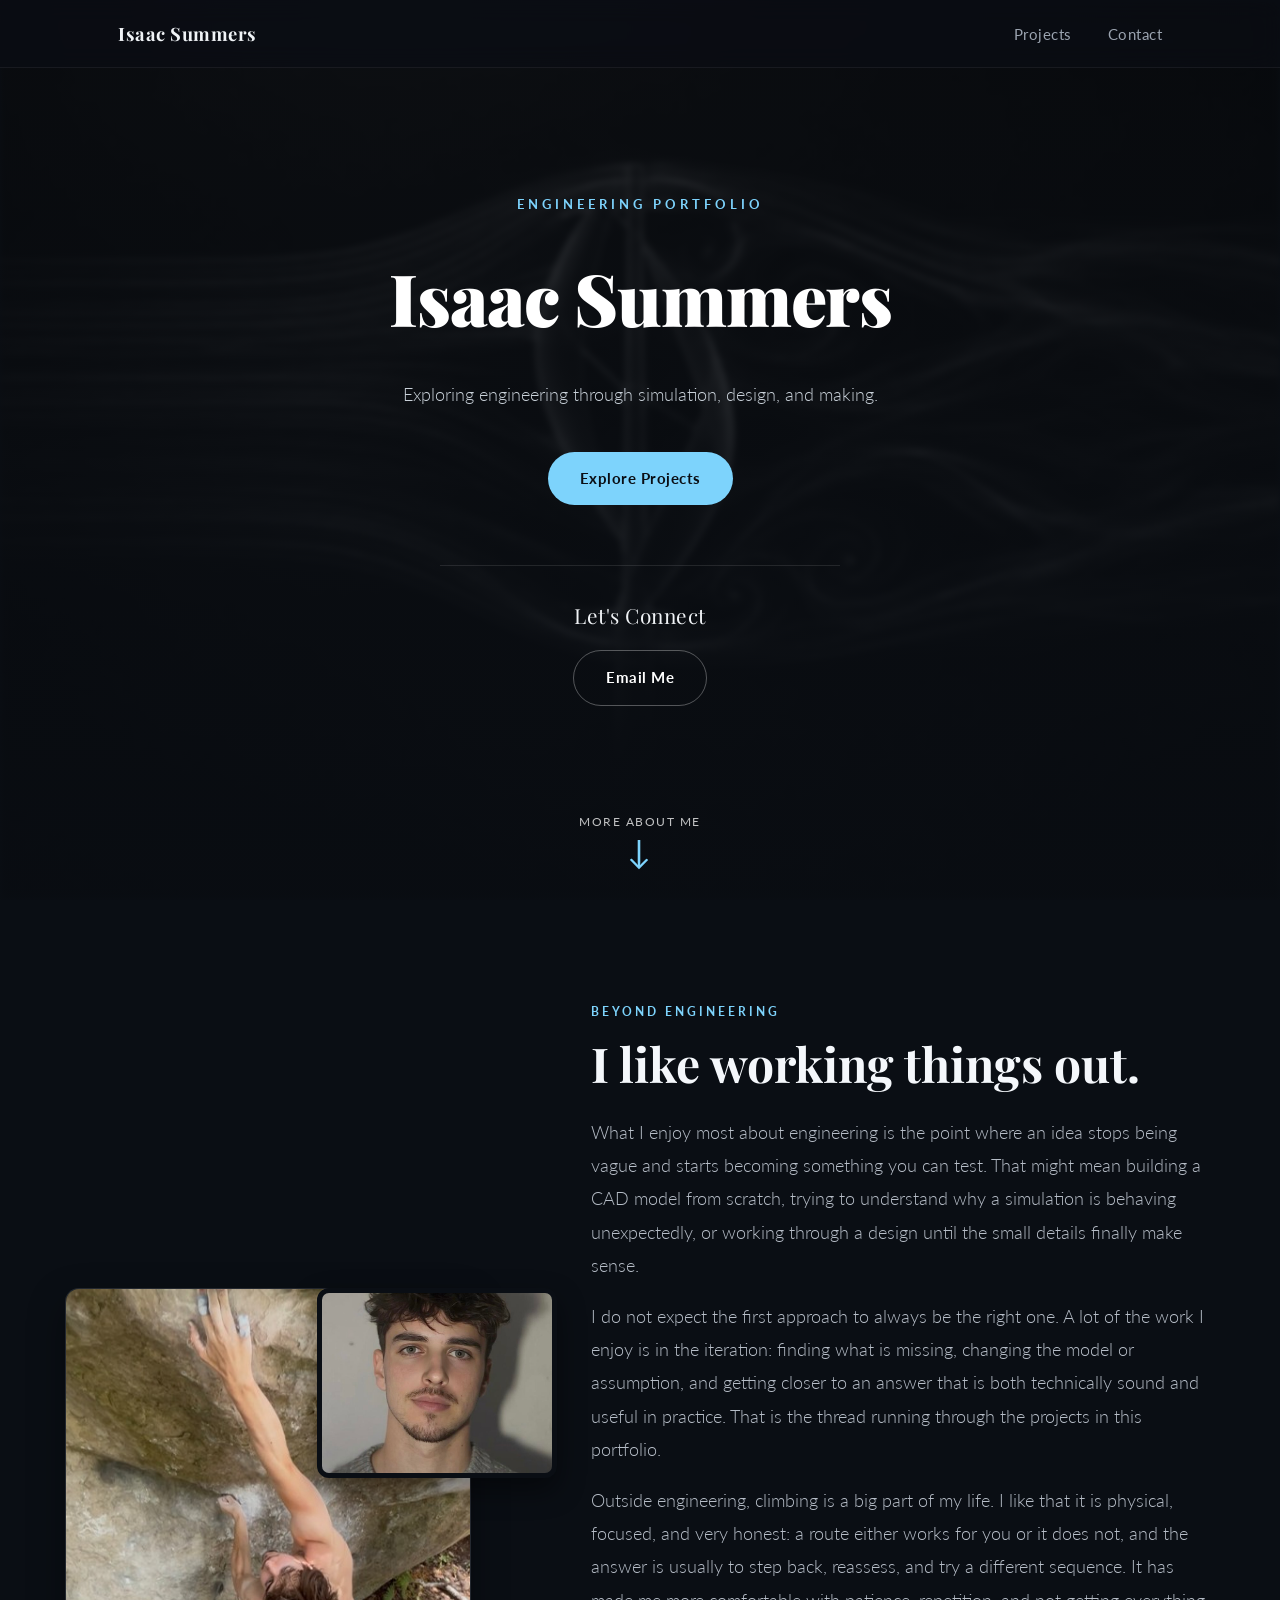
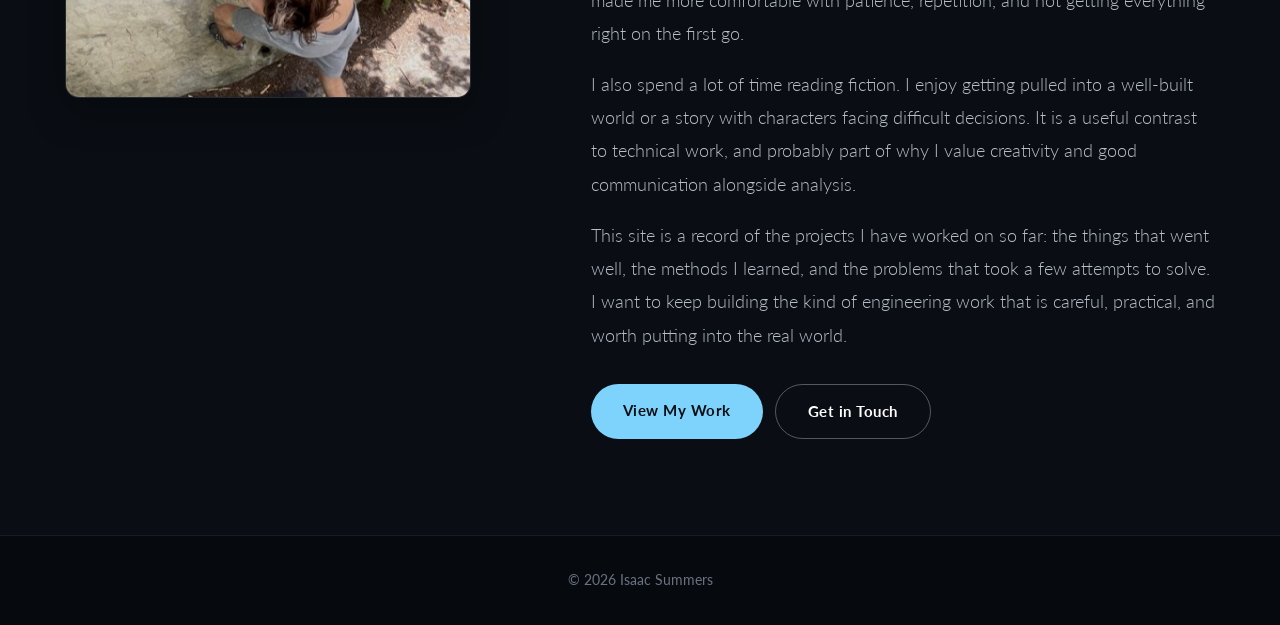
<file: index.html>
<!DOCTYPE html>
<html lang="en">
<head>
<meta charset="UTF-8">
<meta name="viewport" content="width=device-width, initial-scale=1.0">
<title>Isaac Summers | Engineering Portfolio</title>

<link rel="preconnect" href="https://fonts.googleapis.com">
<link href="https://fonts.googleapis.com/css2?family=Lato:wght@300;400;700;900&family=Playfair+Display:wght@700;900&display=swap" rel="stylesheet">

<link rel="stylesheet" href="styles.css">
</head>

<body>

<nav>
  <div class="nav-inner">
    <a href="index.html" class="logo">Isaac Summers</a>

    <div class="nav-links">
      <a href="projects.html">Projects</a>
      <a href="mailto:your.email@example.com">Contact</a>
    </div>
  </div>
</nav>

<header class="hero">
  <div class="hero-overlay"></div>

  <div class="hero-inner">
    <p class="eyebrow">Engineering Portfolio</p>

    <h1>Isaac Summers</h1>

    <p class="tagline">
      Exploring engineering through simulation, design, and making.
    </p>

    <div class="hero-cta">
      <a href="projects.html" class="btn primary">Explore Projects</a>
    </div>

    <div class="hero-contact">
      <p class="contact-line">Let's Connect</p>
      <a href="mailto:your.email@example.com" class="btn ghost">Email Me</a>
    </div>
  </div>

  <a
    href="#about"
    class="hero-scroll"
    aria-label="Scroll down to learn more about Isaac"
  >
    <span>More about me</span>
    <div class="scroll-arrow">↓</div>
  </a>
</header>

<section class="about-section" id="about">
  <div class="about-container">

    <div class="about-image-column">
      <div class="about-image-main">
        <img
          src="assets/about/about-main.jpg"
          alt="Isaac Summers outdoors"
        >
      </div>

      <div class="about-image-secondary">
        <img
          src="assets/about/about-climbing.jpg"
          alt="Isaac Summers climbing"
        >
      </div>
    </div>

    <div class="about-content">
      <p class="eyebrow">Beyond Engineering</p>

      <h2>I like working things out.</h2>

      <p>
        What I enjoy most about engineering is the point where an idea stops being vague
        and starts becoming something you can test. That might mean building a CAD model
        from scratch, trying to understand why a simulation is behaving unexpectedly, or
        working through a design until the small details finally make sense.
      </p>

      <p>
        I do not expect the first approach to always be the right one. A lot of the work I
        enjoy is in the iteration: finding what is missing, changing the model or assumption,
        and getting closer to an answer that is both technically sound and useful in practice.
        That is the thread running through the projects in this portfolio.
      </p>

      <p>
        Outside engineering, climbing is a big part of my life. I like that it is physical,
        focused, and very honest: a route either works for you or it does not, and the answer
        is usually to step back, reassess, and try a different sequence. It has made me more
        comfortable with patience, repetition, and not getting everything right on the first go.
      </p>

      <p>
        I also spend a lot of time reading fiction. I enjoy getting pulled into a well-built
        world or a story with characters facing difficult decisions. It is a useful contrast to
        technical work, and probably part of why I value creativity and good communication
        alongside analysis.
      </p>

      <p>
        This site is a record of the projects I have worked on so far: the things that went
        well, the methods I learned, and the problems that took a few attempts to solve.
        I want to keep building the kind of engineering work that is careful, practical,
        and worth putting into the real world.
      </p>

      <div class="about-links">
        <a href="projects.html" class="btn primary">View My Work</a>
        <a href="mailto:your.email@example.com" class="btn ghost">Get in Touch</a>
      </div>
    </div>

  </div>
</section>

<footer>
  <p>© 2026 Isaac Summers</p>
</footer>

</body>
</html>
</file>
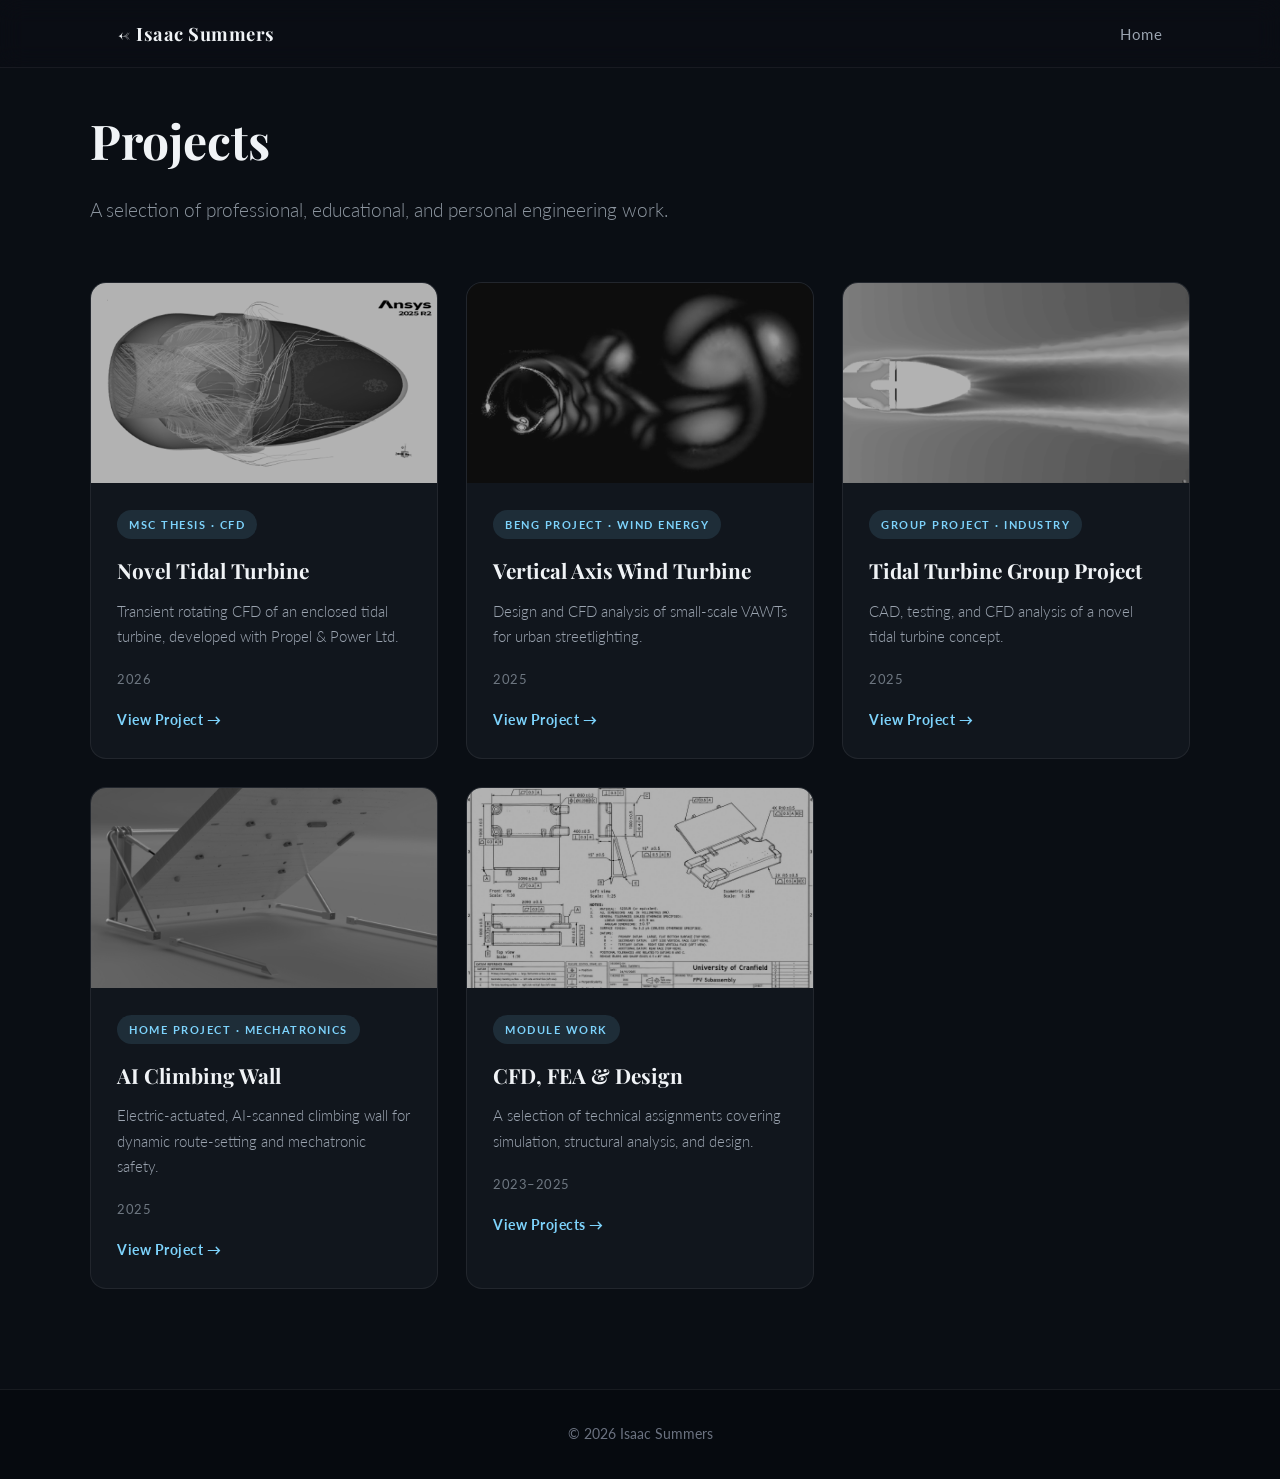
<file: projects.html>
<!DOCTYPE html>
<html lang="en">
<head>
<meta charset="UTF-8">
<meta name="viewport" content="width=device-width, initial-scale=1.0">
<title>Projects | Isaac Summers</title>
<link rel="preconnect" href="https://fonts.googleapis.com">
<link href="https://fonts.googleapis.com/css2?family=Lato:wght@300;400;700;900&family=Playfair+Display:wght@700;900&display=swap" rel="stylesheet">
<link rel="stylesheet" href="styles.css">
</head>
<body>
<nav>
  <div class="nav-inner">
    <a href="index.html" class="logo">← Isaac Summers</a>
    <div class="nav-links"><a href="index.html">Home</a></div>
  </div>
</nav>

<section class="section">
  <div class="container">
    <h1 class="page-title">Projects</h1>
    <p class="page-sub">A selection of professional, educational, and personal engineering work.</p>
    <div class="project-grid">

      <a href="projects/INDI Thesis MSc/tidal.html" class="card">
        <div class="card-img" style="background-image:url('assets/tidal.png')"></div>
        <div class="card-body">
          <div class="card-tag">MSc Thesis · CFD</div>
          <h3>Novel Tidal Turbine</h3>
          <p>Transient rotating CFD of an enclosed tidal turbine, developed with Propel & Power Ltd.</p>
          <div class="card-date">2026</div>
          <span class="card-link">View Project →</span>
        </div>
      </a>

      <a href="./projects/VAWT/vawt.html" class="card">
        <div class="card-img" style="background-image:url('assets/vawt.png')"></div>
        <div class="card-body">
          <div class="card-tag">BEng Project · Wind Energy</div>
          <h3>Vertical Axis Wind Turbine</h3>
          <p>Design and CFD analysis of small-scale VAWTs for urban streetlighting.</p>
          <div class="card-date">2025</div>
          <span class="card-link">View Project →</span>
        </div>
      </a>

      <a href="projects/group/group.html" class="card">
        <div class="card-img" style="background-image:url('assets/group.png')"></div>
        <div class="card-body">
          <div class="card-tag">Group Project · Industry</div>
          <h3>Tidal Turbine Group Project</h3>
          <p>CAD, testing, and CFD analysis of a novel tidal turbine concept.</p>
          <div class="card-date">2025</div>
          <span class="card-link">View Project →</span>
        </div>
      </a>

      <a href="projects/bitboard/bitboard.html" class="card">
        <div class="card-img" style="background-image:url('assets/CAD1.jpg')"></div>
        <div class="card-body">
          <div class="card-tag">Home Project · Mechatronics</div>
          <h3>AI Climbing Wall</h3>
          <p>Electric-actuated, AI-scanned climbing wall for dynamic route-setting and mechatronic safety.</p>
          <div class="card-date">2025</div>
          <span class="card-link">View Project →</span>
        </div>
      </a>

      <a href="projects/modules/modules.html" class="card">
        <div class="card-img" style="background-image:url('assets/fpv-feasibility/fpv-subassembly.jpg')"></div>
        <div class="card-body">
          <div class="card-tag">Module Work</div>
          <h3>CFD, FEA & Design</h3>
          <p>A selection of technical assignments covering simulation, structural analysis, and design.</p>
          <div class="card-date">2023–2025</div>
          <span class="card-link">View Projects →</span>
        </div>
      </a>

    </div>
  </div>
</section>

<footer><p>© 2026 Isaac Summers</p></footer>
</body>
</html>
</file>
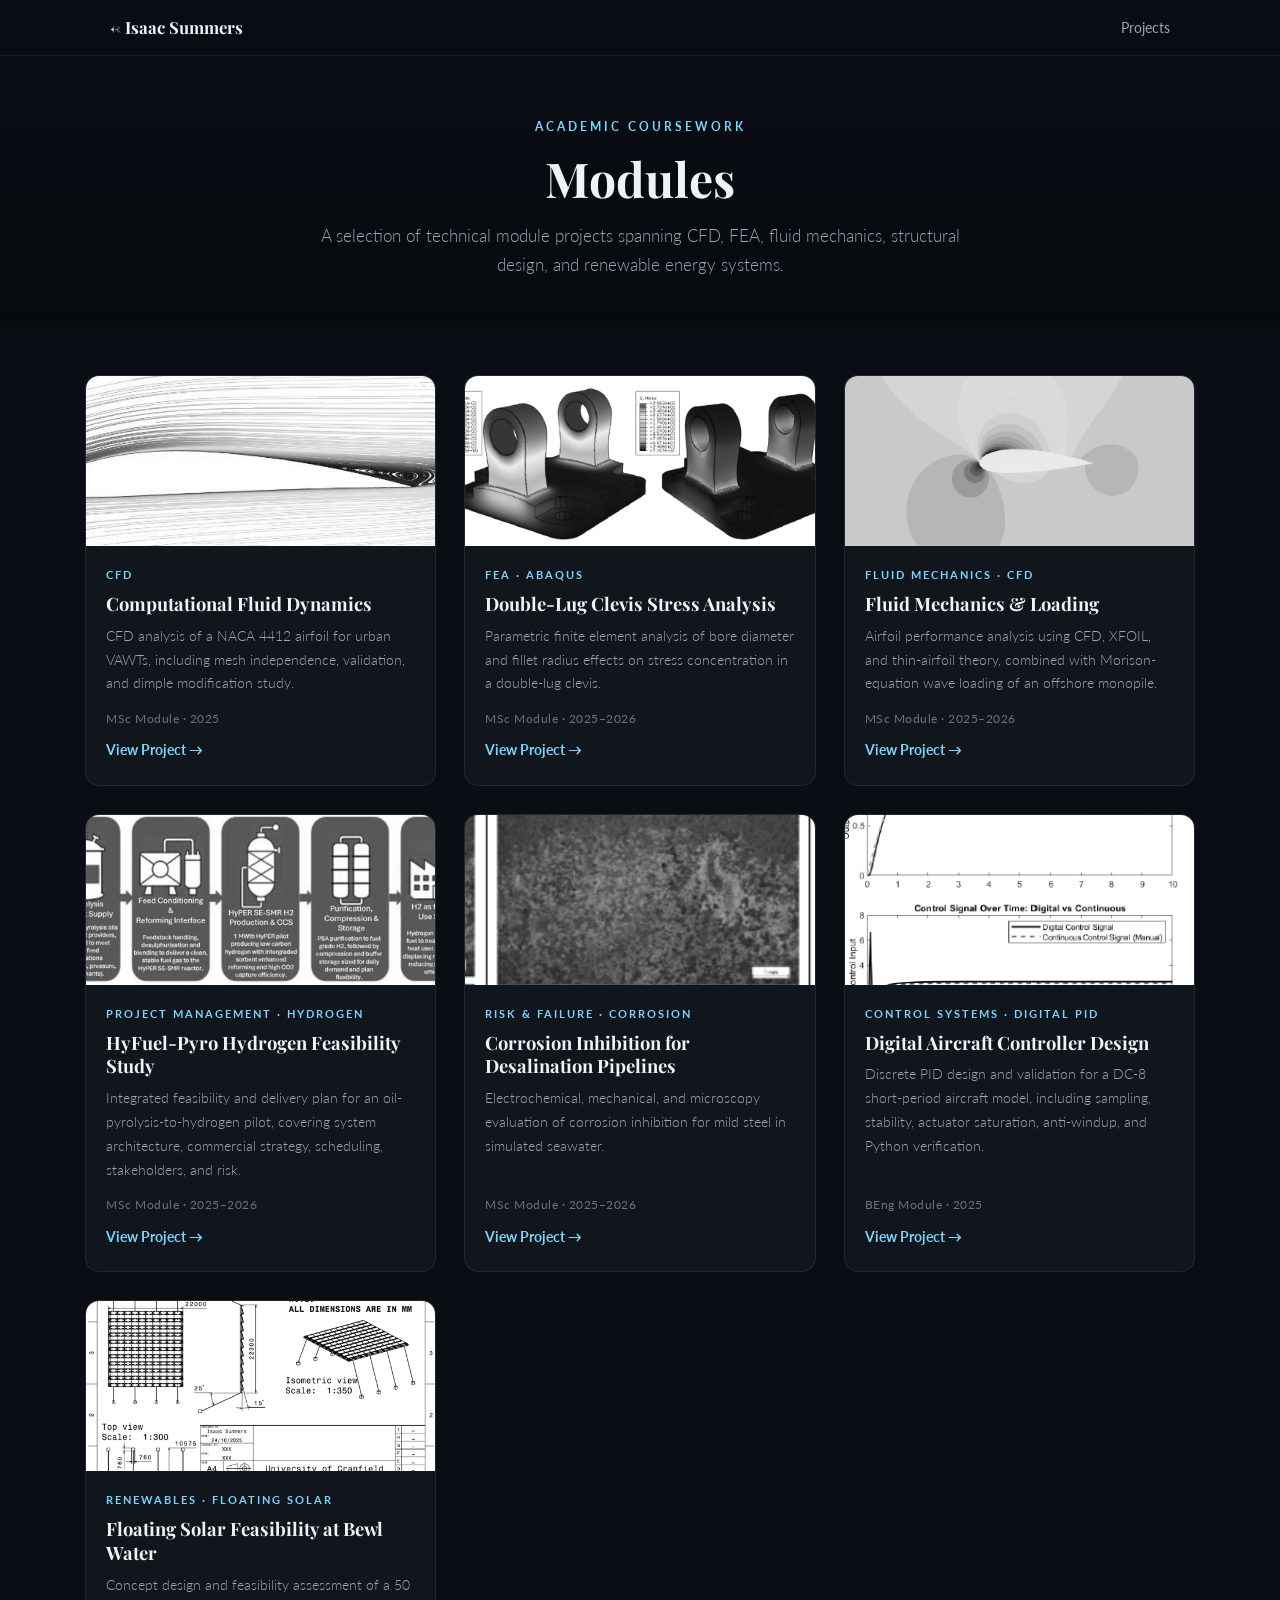
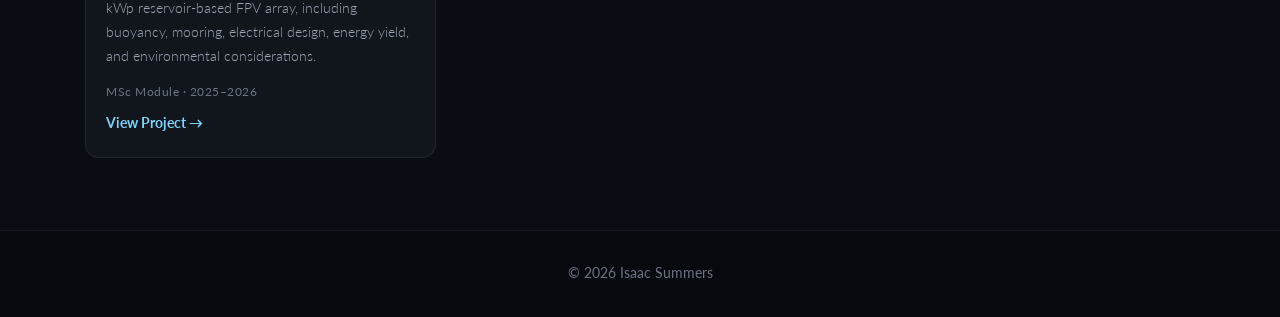
<file: projects/modules/modules.html>
<!DOCTYPE html>
<html lang="en">
<head>
<meta charset="UTF-8">
<meta name="viewport" content="width=device-width, initial-scale=1.0">
<title>Modules | Isaac Summers</title>
<link rel="preconnect" href="https://fonts.googleapis.com">
<link href="https://fonts.googleapis.com/css2?family=Lato:wght@300;400;700;900&family=Playfair+Display:wght@700;900&display=swap" rel="stylesheet">
<link rel="stylesheet" href="../../projects/modules/group.css">
</head>
<body>
<nav>
  <div class="nav-inner">
    <a href="../../index.html" class="logo">← Isaac Summers</a>
    <div class="nav-links">
      <a href="../../projects.html">Projects</a>
    </div>
  </div>
</nav>


<section class="page-header">
  <div class="fade-in-up">
    <div class="card-tag">Academic Coursework</div>
    <h1>Modules</h1>
    <p class="page-subtitle">A selection of technical module projects spanning CFD, FEA, fluid mechanics, structural design, and renewable energy systems.</p>
  </div>
</section>


<section class="projects-grid-section">
  <div class="projects-grid">


    <a href="../../projects/modules/cfd-assignment/cfd-assignment.html" class="card">
      <div class="card-img" style="background-image:url('../../assets/cfd-assignment/cfd-assignment.png')"></div>
      <div class="card-body">
        <div class="card-tag">CFD</div>
        <h3>Computational Fluid Dynamics</h3>
        <p>CFD analysis of a NACA 4412 airfoil for urban VAWTs, including mesh independence, validation, and dimple modification study.</p>
        <div class="card-date">MSc Module · 2025</div>
        <span class="card-link">View Project →</span>
      </div>
    </a>


    <a href="../../projects/modules/fea-assignment/fea-assignment.html" class="card">
      <div
        class="card-img"
        style="background-image:url('../../assets/fea-assignment/fea-card.png')">
      </div>

      <div class="card-body">
        <div class="card-tag">FEA · Abaqus</div>
        <h3>Double-Lug Clevis Stress Analysis</h3>
        <p>Parametric finite element analysis of bore diameter and fillet radius effects on stress concentration in a double-lug clevis.</p>
        <div class="card-date">MSc Module · 2025–2026</div>
        <span class="card-link">View Project →</span>
      </div>
    </a>


    <a href="../../projects/modules/fluid-mechanics/fluid-mechanics.html" class="card">
      <div
        class="card-img"
        style="background-image:url('../../assets/fluid-mechanics/fluid-card.png')">
      </div>

      <div class="card-body">
        <div class="card-tag">Fluid Mechanics · CFD</div>
        <h3>Fluid Mechanics & Loading</h3>
        <p>Airfoil performance analysis using CFD, XFOIL, and thin-airfoil theory, combined with Morison-equation wave loading of an offshore monopile.</p>
        <div class="card-date">MSc Module · 2025–2026</div>
        <span class="card-link">View Project →</span>
      </div>
    </a>


    <a href="../../projects/modules/project-management/project-management.html" class="card">
  <div
    class="card-img"
    style="background-image:url('../../assets/project-management/pm-pathway.png')">
  </div>

  <div class="card-body">
    <div class="card-tag">Project Management · Hydrogen</div>
    <h3>HyFuel-Pyro Hydrogen Feasibility Study</h3>
    <p>Integrated feasibility and delivery plan for an oil-pyrolysis-to-hydrogen pilot, covering system architecture, commercial strategy, scheduling, stakeholders, and risk.</p>
    <div class="card-date">MSc Module · 2025–2026</div>
    <span class="card-link">View Project →</span>
  </div>
</a>


    <a href="../../projects/modules/corrosion-risk/corrosion-risk.html" class="card">
  <div
    class="card-img"
    style="background-image:url('../../assets/corrosion-risk/corrosion-hero.png')">
  </div>

  <div class="card-body">
    <div class="card-tag">Risk & Failure · Corrosion</div>
    <h3>Corrosion Inhibition for Desalination Pipelines</h3>
    <p>Electrochemical, mechanical, and microscopy evaluation of corrosion inhibition for mild steel in simulated seawater.</p>
    <div class="card-date">MSc Module · 2025–2026</div>
    <span class="card-link">View Project →</span>
  </div>
</a>


    <a href="../../projects/modules/digital-controller/digital-controller.html" class="card">
      <div
        class="card-img"
        style="background-image:url('../../assets/digital-controller/controller-hero.png')">
      </div>

      <div class="card-body">
        <div class="card-tag">Control Systems · Digital PID</div>
        <h3>Digital Aircraft Controller Design</h3>
        <p>Discrete PID design and validation for a DC-8 short-period aircraft model, including sampling, stability, actuator saturation, anti-windup, and Python verification.</p>
        <div class="card-date">BEng Module · 2025</div>
        <span class="card-link">View Project →</span>
      </div>
    </a>


    <a href="../../projects/modules/fpv-feasibility/fpv-feasibility.html" class="card">
      <div
        class="card-img"
        style="background-image:url('../../assets/fpv-feasibility/fpv-hero.png')">
      </div>

      <div class="card-body">
        <div class="card-tag">Renewables · Floating Solar</div>
        <h3>Floating Solar Feasibility at Bewl Water</h3>
        <p>Concept design and feasibility assessment of a 50 kWp reservoir-based FPV array, including buoyancy, mooring, electrical design, energy yield, and environmental considerations.</p>
        <div class="card-date">MSc Module · 2025–2026</div>
        <span class="card-link">View Project →</span>
      </div>
    </a>
  </div>
</section>


<footer><p>© 2026 Isaac Summers</p></footer>
</body>
</html>
</file>
<file: styles.css>
*{margin:0;padding:0;box-sizing:border-box}
body{font-family:'Lato',sans-serif;color:#e6e9ef;background:#0a0e14;line-height:1.7}
a{color:inherit;text-decoration:none}
nav{position:fixed;top:0;left:0;right:0;background:rgba(10,14,20,.7);backdrop-filter:blur(12px);border-bottom:1px solid rgba(255,255,255,.06);z-index:100}
.nav-inner{max-width:1100px;margin:0 auto;padding:18px 28px;display:flex;justify-content:space-between;align-items:center}
.logo{font-family:'Playfair Display',serif;font-weight:700;font-size:1.15rem;color:#f0f3f6;letter-spacing:.5px}
.nav-links a{margin-left:32px;color:#9ba4b0;font-size:.92rem;letter-spacing:.5px;transition:color .25s}
.nav-links a:hover{color:#7dd3fc}
.hero{position:relative;height:100vh;display:flex;align-items:center;justify-content:center;text-align:center;overflow:hidden}
.hero-overlay{position:absolute;inset:0;background:linear-gradient(180deg,rgba(10,14,20,.55) 0%,rgba(10,14,20,.85) 100%);z-index:1}
.hero::before{content:'';position:absolute;inset:0;background-image:url('assets/hero-bg.png');background-size:cover;background-position:center;filter:grayscale(100%) blur(3px) brightness(.5);z-index:0}
.hero-inner{position:relative;z-index:2;padding:0 24px}
.eyebrow{font-size:.8rem;letter-spacing:4px;text-transform:uppercase;color:#7dd3fc;margin-bottom:20px;font-weight:700}
.hero h1{font-family:'Playfair Display',serif;font-size:4.5rem;font-weight:900;color:#fff;margin-bottom:20px;letter-spacing:-1px}
.tagline{font-size:1.15rem;font-weight:300;color:#c9d1d9;max-width:560px;margin:0 auto 40px;line-height:1.8}
.hero-cta{display:flex;gap:16px;justify-content:center;flex-wrap:wrap;margin-bottom:60px}
.hero-contact{border-top:1px solid rgba(255,255,255,.1);padding-top:32px;max-width:400px;margin:0 auto}
.contact-line{font-family:'Playfair Display',serif;font-size:1.3rem;color:#f0f3f6;margin-bottom:16px;letter-spacing:.5px}
.btn{display:inline-block;padding:14px 32px;border-radius:50px;font-weight:700;font-size:.95rem;letter-spacing:.5px;transition:all .25s}
.btn.primary{background:#7dd3fc;color:#0a0e14}
.btn.primary:hover{background:#a5e0fd;transform:translateY(-2px)}
.btn.ghost{border:1.5px solid rgba(255,255,255,.3);color:#fff}
.btn.ghost:hover{border-color:#7dd3fc;color:#7dd3fc}
.btn.ghost.back{margin-top:48px;border-color:rgba(255,255,255,.2)}
.section{padding:100px 28px}
.container{max-width:1100px;margin:0 auto}
h2{font-family:'Playfair Display',serif;font-size:2.2rem;margin-bottom:24px;color:#f0f3f6}
.page-title{font-family:'Playfair Display',serif;font-size:3rem;margin-bottom:12px;color:#f0f3f6}
.page-sub{color:#8b949e;margin-bottom:56px;font-size:1.2rem;font-weight:300}
.project-grid{display:grid;grid-template-columns:repeat(auto-fit,minmax(300px,1fr));gap:28px}
.card{display:block;background:#11161d;border:1px solid rgba(255,255,255,.07);border-radius:16px;overflow:hidden;transition:all .3s}
.card:hover{border-color:rgba(125,211,252,.4);transform:translateY(-6px);box-shadow:0 20px 40px rgba(0,0,0,.4)}
.card-img{height:200px;background-size:cover;background-position:center;filter:grayscale(100%) brightness(.7);transition:filter .3s,transform .3s}
.card:hover .card-img{filter:grayscale(100%) blur(0) brightness(.85);transform:scale(1.03)}
.card-body{padding:26px}
.card-tag{display:inline-block;background:rgba(125,211,252,.12);color:#7dd3fc;font-size:.7rem;font-weight:700;text-transform:uppercase;letter-spacing:1.5px;padding:5px 12px;border-radius:20px;margin-bottom:14px}
.card h3{font-family:'Playfair Display',serif;font-size:1.3rem;margin-bottom:10px;color:#f0f3f6}
.card p{color:#9ba4b0;font-size:.93rem;margin-bottom:20px;font-weight:300}
.card-link{color:#7dd3fc;font-size:.88rem;font-weight:700;letter-spacing:.5px}
.contact-inner{text-align:center;max-width:600px;margin:0 auto}
.contact-inner p{color:#9ba4b0;margin-bottom:36px;font-weight:300}
footer{background:#060a0f;color:#484f58;text-align:center;padding:36px 24px;font-size:.85rem;border-top:1px solid rgba(255,255,255,.05)}
@media(max-width:768px){.hero h1{font-size:2.6rem}.nav-links a{margin-left:18px;font-size:.85rem}.page-title{font-size:2.2rem}.hero-contact{max-width:100%}}
.card-date{font-size:.8rem;color:#6e7781;font-weight:400;letter-spacing:.5px;margin-bottom:14px}
/* ================= Home Page: Scroll Prompt ================= */

.hero{
  position:relative;
}

.hero-scroll{
  position:absolute;
  bottom:2rem;
  left:50%;
  transform:translateX(-50%);
  display:flex;
  flex-direction:column;
  align-items:center;
  gap:4px;
  color:rgba(255,255,255,.75);
  text-decoration:none;
  font-size:.78rem;
  letter-spacing:1.5px;
  text-transform:uppercase;
  transition:color .25s ease;
  z-index:3;
}

.hero-scroll:hover{
  color:#7dd3fc;
}

.scroll-arrow{
  color:#7dd3fc;
  font-size:2rem;
  line-height:1;
  animation:homeBounce 1.5s ease-in-out infinite;
}

@keyframes homeBounce{
  0%,100%{
    transform:translateY(0);
  }

  50%{
    transform:translateY(8px);
  }
}


/* ================= Home Page: About Section ================= */

.about-section{
  background:#0a0e14;
  padding:6rem 1.5rem;
  color:#e6e9ef;
}

.about-container{
  max-width:1150px;
  margin:0 auto;
  display:grid;
  grid-template-columns:minmax(280px,.85fr) minmax(340px,1.15fr);
  gap:4rem;
  align-items:center;
}

.about-image-column{
  position:relative;
  min-height:460px;
}

.about-image-main{
  width:88%;
  height:410px;
  border-radius:14px;
  overflow:hidden;
  background:#11161d;
  border:1px solid rgba(255,255,255,.08);
  box-shadow:0 14px 36px rgba(0,0,0,.35);
}

.about-image-main img{
  width:100%;
  height:100%;
  object-fit:cover;
}

.about-image-secondary{
  position:absolute;
  width:52%;
  height:190px;
  right:-30px;
  top:0;
  border-radius:12px;
  overflow:hidden;
  background:#11161d;
  border:5px solid #0a0e14;
  box-shadow:0 12px 28px rgba(0,0,0,.45);
}

.about-image-secondary img{
  width:100%;
  height:100%;
  object-fit:cover;
}

.about-content .eyebrow{
  display:inline-block;
  margin-bottom:12px;
  color:#7dd3fc;
  font-size:.75rem;
  font-weight:700;
  letter-spacing:3px;
  text-transform:uppercase;
}

.about-content h2{
  font-family:'Playfair Display',serif;
  font-size:clamp(2rem,4vw,3rem);
  line-height:1.2;
  color:#f4f7fb;
  margin-bottom:1.5rem;
}

.about-content p{
  color:#b6bdc7;
  font-size:1.15rem;
  font-weight:300;
  line-height:1.8;
  margin-bottom:1.15rem;
}

.about-links{
  display:flex;
  flex-wrap:wrap;
  gap:12px;
  margin-top:2rem;
}


/* ================= Footer ================= */

footer{
  padding:2rem 1.5rem;
  text-align:center;
  border-top:1px solid rgba(255,255,255,.07);
  background:#060a0f;
  color:#6b7280;
  font-size:.9rem;
}


/* ================= Responsive ================= */

@media(max-width:900px){
  .about-container{
    grid-template-columns:1fr;
    gap:2.5rem;
  }

  .about-image-column{
    width:100%;
    max-width:580px;
    margin:0 auto;
  }

  .about-content{
    max-width:720px;
    margin:0 auto;
  }
}

@media(max-width:600px){
  .about-section{
    padding:4.5rem 1.25rem;
  }

  .about-image-column{
    min-height:360px;
  }

  .about-image-main{
    height:320px;
    width:90%;
  }

  .about-image-secondary{
    height:145px;
    width:54%;
  }

  .about-content p{
    font-size:1.08rem;
  }

  .hero-scroll{
    bottom:1.2rem;
    font-size:.68rem;
  }

  .scroll-arrow{
    font-size:1.7rem;
  }
}
</file>
<file: projects/modules/group.css>
/* ================= Modules Page Stylesheet ================= */
/* Styled to match the Projects page look — dark theme, card grid */

:root{
  --accent:#7dd3fc;
  --bg-dark:#0a0e14;
  --bg-card:#11161d;
  --text-light:#e6e9ef;
  --text-muted:#9ba4b0;
  --border-subtle:rgba(255,255,255,.07);
}

*,*::before,*::after{margin:0;padding:0;box-sizing:border-box}
html{scroll-behavior:smooth}
body{
  font-family:'Lato',sans-serif;
  color:var(--text-light);
  background:var(--bg-dark);
  line-height:1.6;
  overflow-x:hidden;
}
.card-img{
  filter:grayscale(1);

}

a{color:inherit;text-decoration:none}
img{max-width:100%;display:block}

/* ---------- Nav ---------- */
nav{
  position:fixed;top:0;left:0;right:0;
  background:rgba(10,14,20,.85);
  backdrop-filter:blur(12px);
  border-bottom:1px solid var(--border-subtle);
  z-index:100;
}
.nav-inner{
  max-width:1100px;margin:0 auto;
  padding:14px 20px;
  display:flex;justify-content:space-between;align-items:center;gap:12px;
}
.logo{
  font-family:'Playfair Display',serif;font-weight:700;font-size:1.05rem;
  color:#f0f3f6;white-space:nowrap;
}
.nav-links{display:flex;gap:20px;flex-wrap:wrap}
.nav-links a{color:var(--text-muted);font-size:.9rem;transition:color .2s;white-space:nowrap}
.nav-links a:hover{color:var(--accent)}

/* ---------- Page Header ---------- */
.page-header{
  padding:7rem 1.5rem 3rem;
  text-align:center;
  background:linear-gradient(180deg,var(--bg-dark),#060a0f);
}
.page-header .card-tag{
  display:inline-block;
  font-size:.72rem;letter-spacing:3px;text-transform:uppercase;
  color:var(--accent);font-weight:700;
  margin-bottom:14px;
}
.page-header h1{
  font-family:'Playfair Display',serif;
  font-size:clamp(2rem,5vw,3rem);
  color:#f0f3f6;
  margin-bottom:14px;
  line-height:1.2;
}
.page-subtitle{
  color:var(--text-muted);
  font-size:clamp(.95rem,2vw,1.05rem);
  font-weight:300;
  max-width:640px;
  margin:0 auto;
  line-height:1.7;
}

/* ---------- Projects Grid ---------- */
.projects-grid-section{
  padding:3rem 1.25rem 4.5rem;
  max-width:1150px;
  margin:0 auto;
}
.projects-grid{
  display:grid;
  grid-template-columns:repeat(auto-fill,minmax(300px,1fr));
  gap:1.75rem;
}

/* ---------- Card ---------- */
.card{
  display:flex;flex-direction:column;
  background:var(--bg-card);
  border:1px solid var(--border-subtle);
  border-radius:14px;
  overflow:hidden;
  transition:transform .25s ease,box-shadow .25s ease,border-color .25s ease;
}
.card:hover{
  transform:translateY(-6px);
  box-shadow:0 14px 34px rgba(0,0,0,.45);
  border-color:rgba(125,211,252,.35);
}
.card-img{
  width:100%;
  height:170px;
  background-size:cover;
  background-position:center;
  background-color:#151b23;
  border-bottom:1px solid var(--border-subtle);
  transition:transform .35s ease;
}
.card:hover .card-img{transform:scale(1.04)}
.card-body{
  padding:1.25rem 1.25rem 1.4rem;
  display:flex;flex-direction:column;flex:1;
}
.card-tag{
  font-size:.7rem;letter-spacing:2px;text-transform:uppercase;
  color:var(--accent);font-weight:700;
  margin-bottom:8px;
}
.card-body h3{
  font-family:'Playfair Display',serif;
  font-size:1.15rem;
  color:#f0f3f6;
  margin-bottom:8px;
  line-height:1.3;
}
.card-body p{
  font-size:.9rem;
  line-height:1.65;
  color:var(--text-muted);
  font-weight:300;
  margin-bottom:14px;
  flex:1;
}
.card-date{
  font-size:.75rem;
  color:#6b7280;
  margin-bottom:12px;
  letter-spacing:.5px;
}
.card-link{
  font-size:.85rem;
  color:var(--accent);
  font-weight:700;
  transition:letter-spacing .2s;
}
.card:hover .card-link{letter-spacing:.5px}

/* ---------- Footer ---------- */
footer{
  padding:2rem 1.5rem;
  text-align:center;
  border-top:1px solid var(--border-subtle);
  color:#6b7280;
  font-size:.85rem;
  background:#060a0f;
}

/* ---------- Responsive ---------- */
@media(max-width:640px){
  .projects-grid{grid-template-columns:1fr;gap:1.25rem}
  .page-header{padding:6rem 1.25rem 2.25rem}
  .projects-grid-section{padding:2.25rem 1.25rem 3.5rem}
  .card-img{height:150px}
}
</file>
